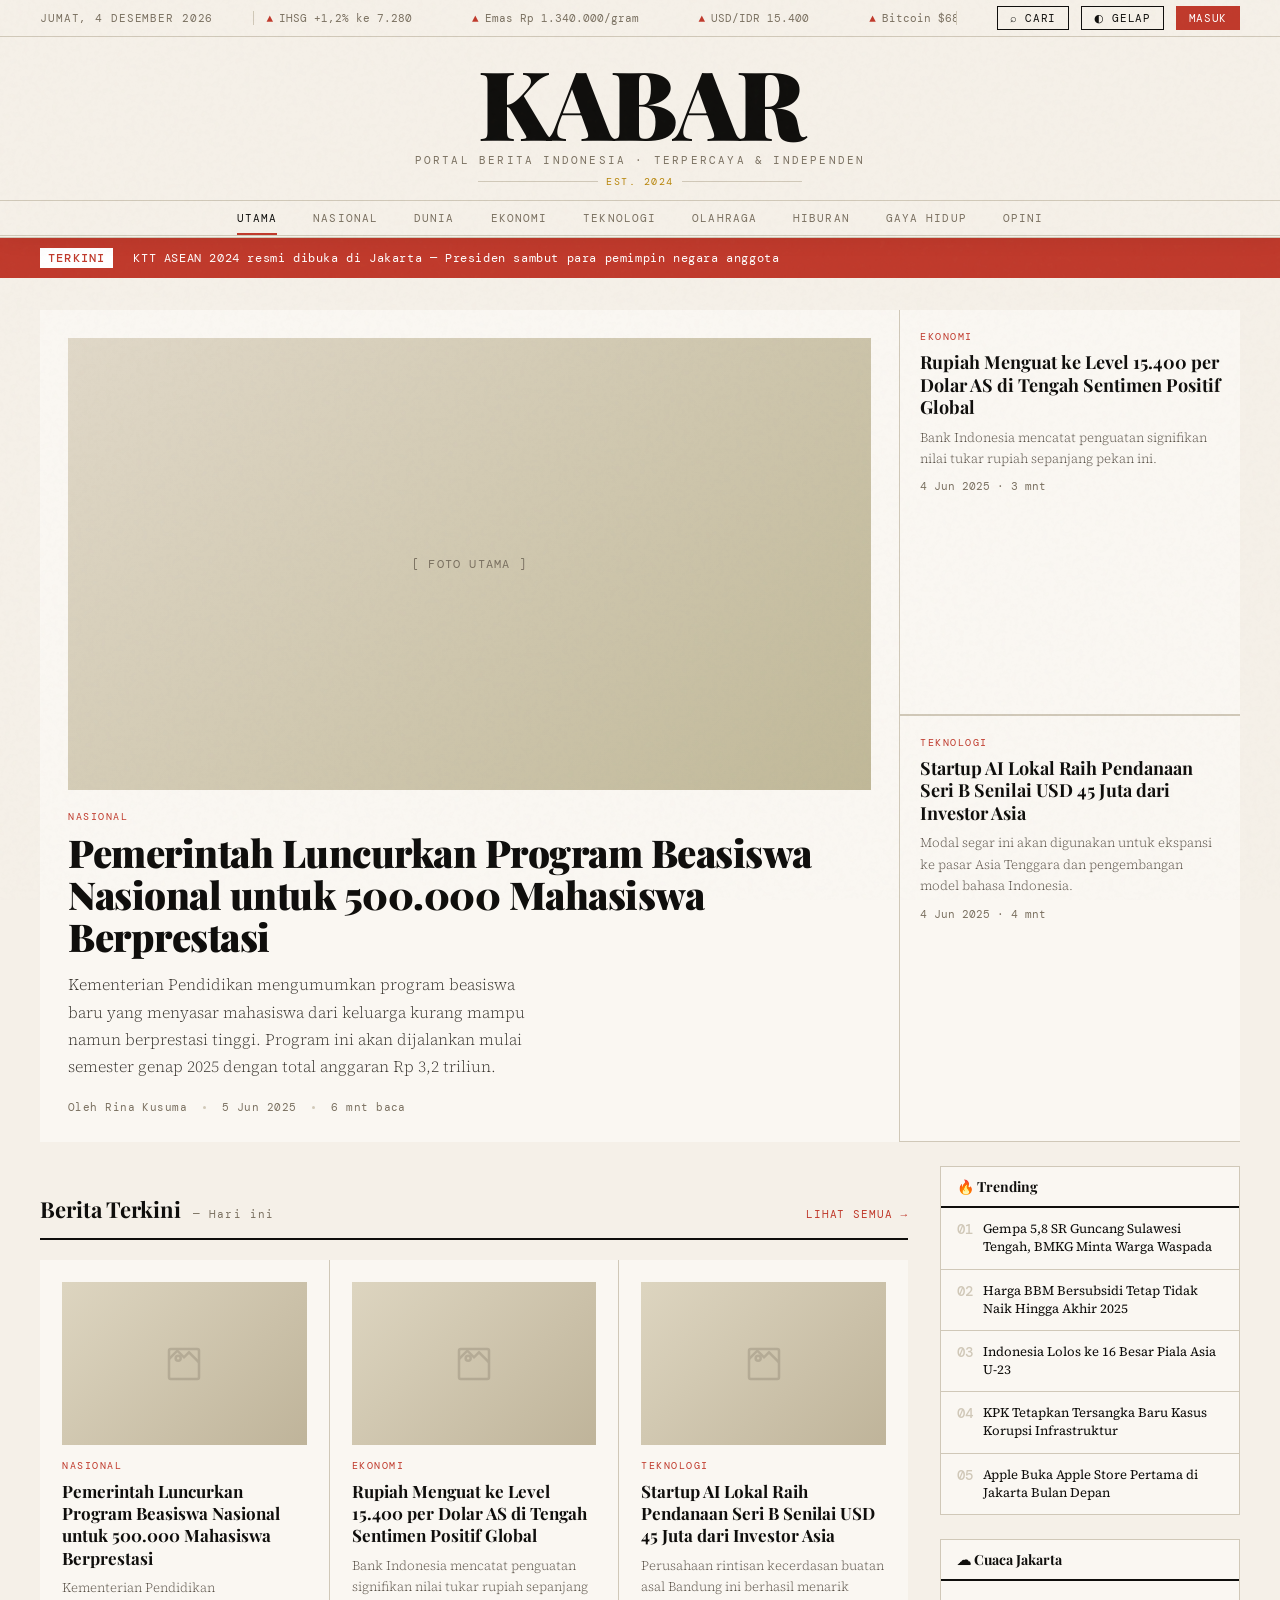
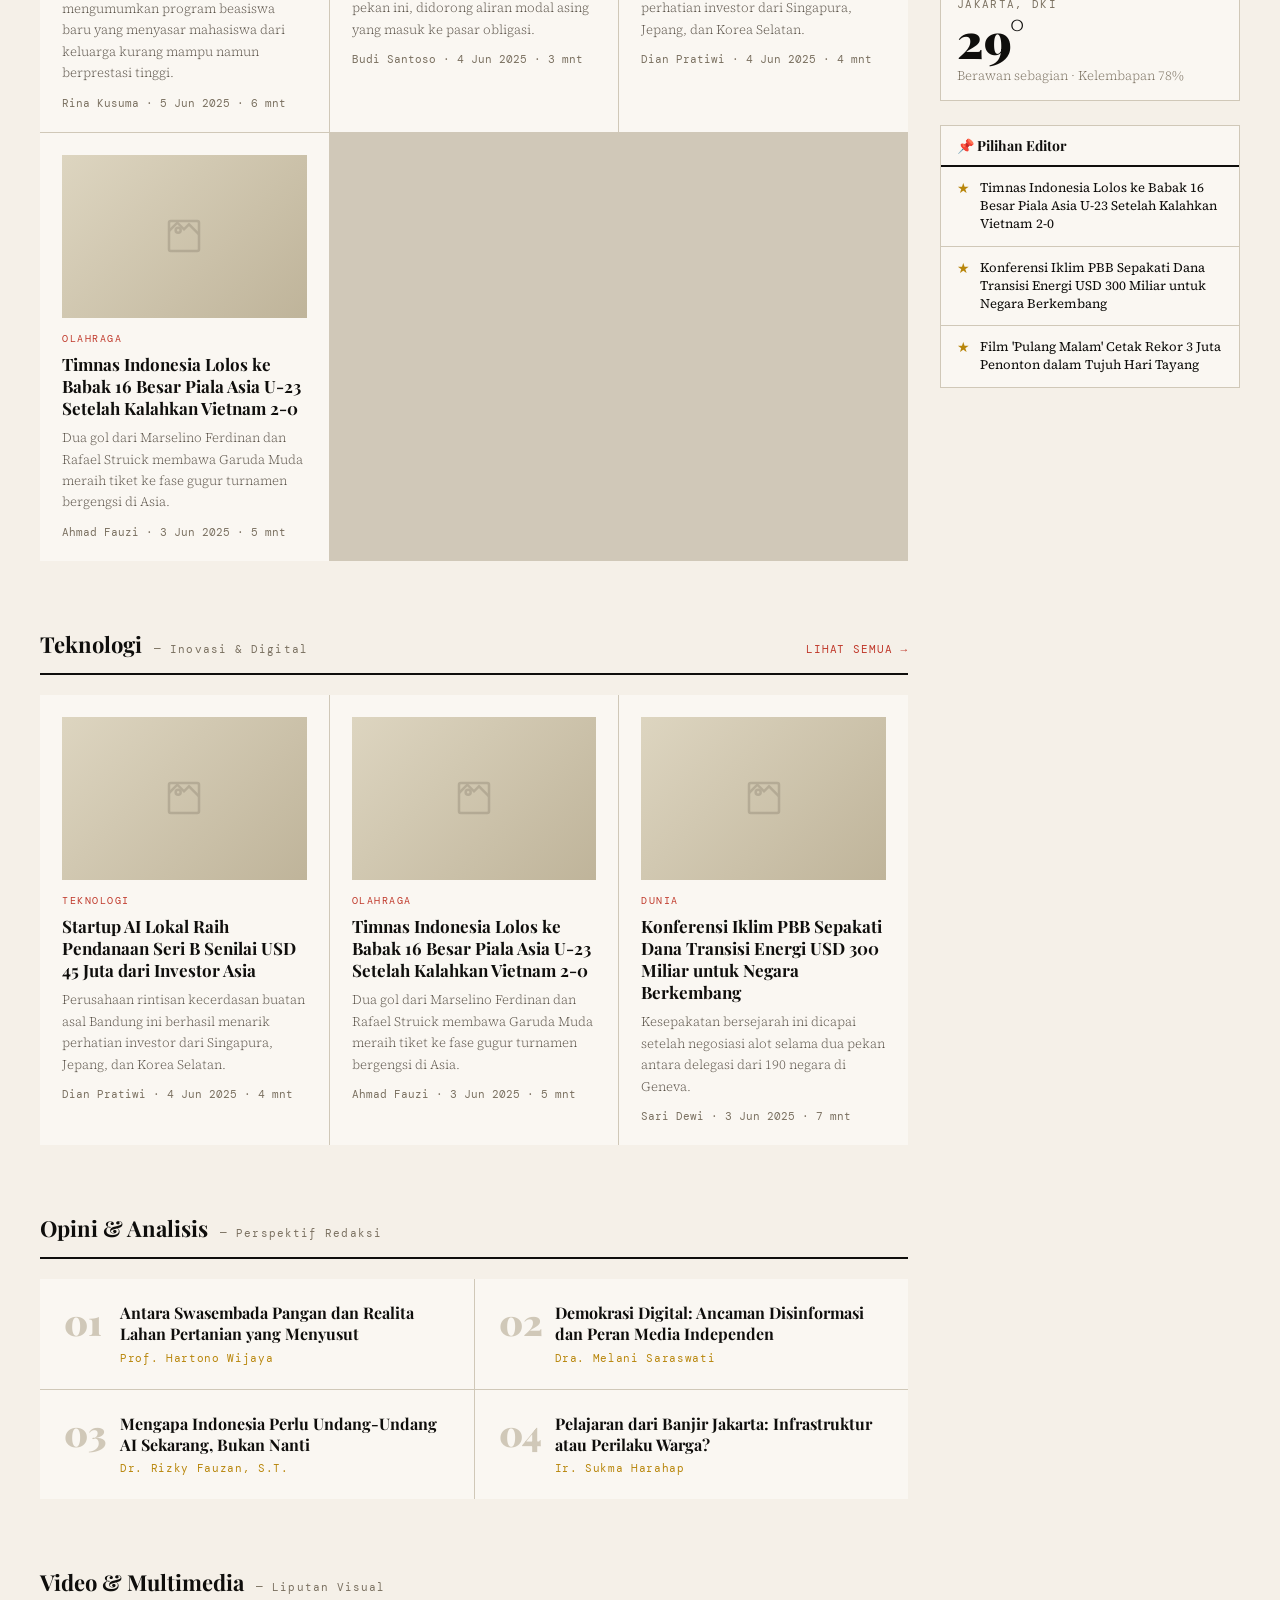
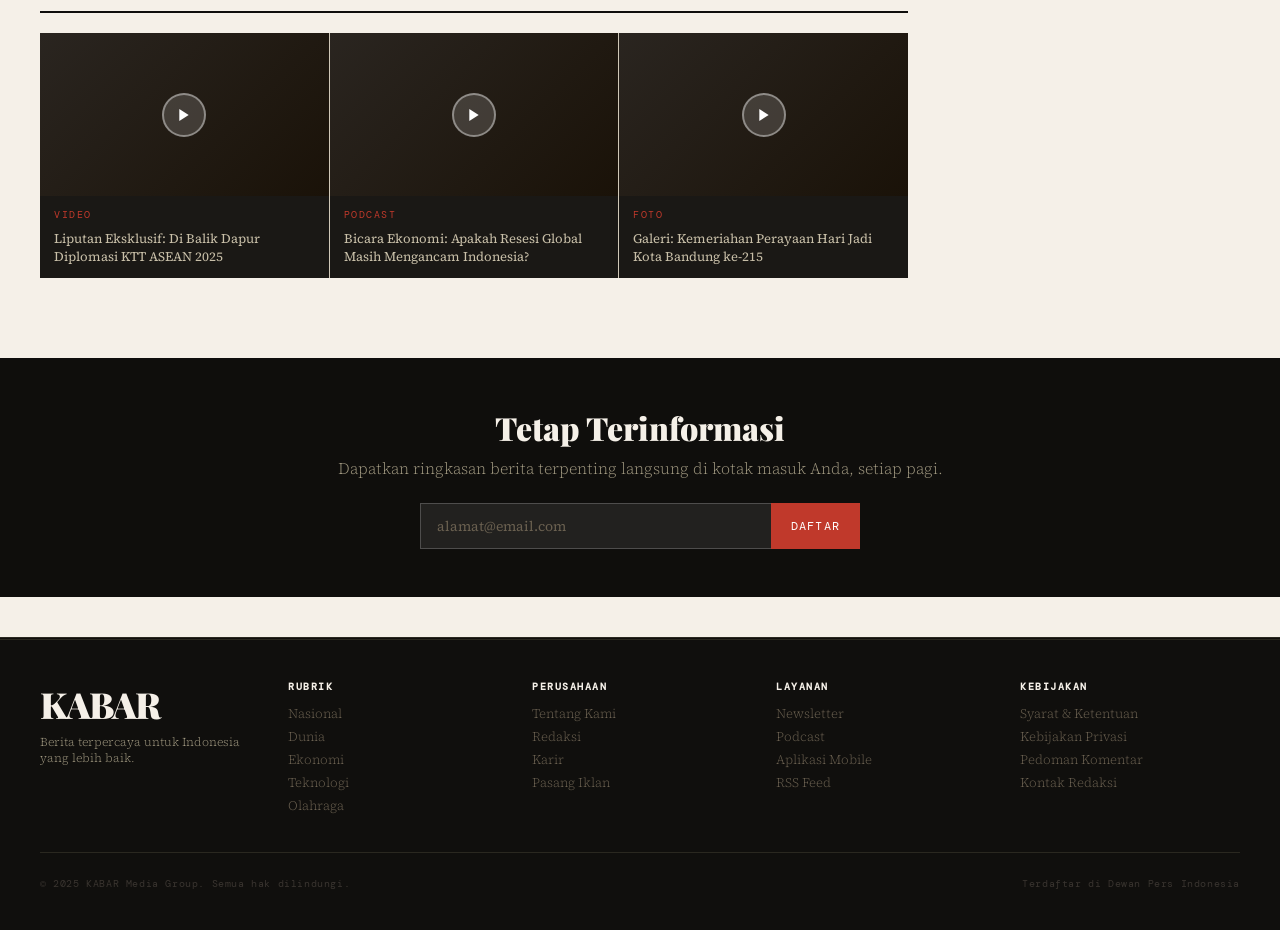
<file: index.html>
<!DOCTYPE html>
<html lang="id">
<head>
  <meta charset="UTF-8" />
  <meta name="viewport" content="width=device-width, initial-scale=1.0"/>
  <title>KABAR — Portal Berita Indonesia</title>
  <link rel="preconnect" href="https://fonts.googleapis.com">
  <link href="https://fonts.googleapis.com/css2?family=Playfair+Display:ital,wght@0,700;0,900;1,700&family=Source+Serif+4:ital,wght@0,300;0,400;0,600;1,300&family=DM+Mono:wght@400;500&display=swap" rel="stylesheet">
  <link rel="stylesheet" href="style.css">
</head>
<body>

<!-- ══ HEADER ══ -->
<header>
  <div class="top-bar">
    <span class="top-bar-date" id="live-date"></span>
    <div class="top-bar-ticker">
      <div class="ticker-inner" id="ticker"></div>
    </div>
    <div class="top-bar-actions">
      <button class="btn-sm" onclick="toggleSearch()">⌕ Cari</button>
      <button class="btn-sm" id="dark-toggle" onclick="toggleDark()">◐ Gelap</button>
      <button class="btn-sm filled" onclick="openLogin()">Masuk</button>
    </div>
  </div>

  <div class="masthead">
    <h1>KABAR</h1>
    <p class="masthead-sub">Portal Berita Indonesia · Terpercaya & Independen</p>
    <div class="masthead-rule"><span>EST. 2024</span></div>
  </div>

  <nav>
    <button class="nav-item active" onclick="setActive(this, 'utama')">Utama</button>
    <button class="nav-item" onclick="setActive(this, 'nasional')">Nasional</button>
    <button class="nav-item" onclick="setActive(this, 'dunia')">Dunia</button>
    <button class="nav-item" onclick="setActive(this, 'ekonomi')">Ekonomi</button>
    <button class="nav-item" onclick="setActive(this, 'teknologi')">Teknologi</button>
    <button class="nav-item" onclick="setActive(this, 'olahraga')">Olahraga</button>
    <button class="nav-item" onclick="setActive(this, 'hiburan')">Hiburan</button>
    <button class="nav-item" onclick="setActive(this, 'gaya-hidup')">Gaya Hidup</button>
    <button class="nav-item" onclick="setActive(this, 'opini')">Opini</button>
  </nav>

  <div class="search-bar-wrap" id="search-wrap">
    <input class="search-input" id="search-input" placeholder="Cari berita, topik, atau penulis…" type="search" onkeydown="handleSearch(event)"/>
    <button class="btn-sm filled" onclick="doSearch()">Cari</button>
    <button class="btn-sm" onclick="toggleSearch()">Tutup</button>
  </div>
</header>

<!-- ══ BREAKING NEWS ══ -->
<div class="breaking">
  <span class="breaking-label">TERKINI</span>
  <span class="breaking-text" id="breaking-text">KTT ASEAN 2024 resmi dibuka di Jakarta — Presiden sambut para pemimpin negara anggota</span>
</div>

<!-- ══ KONTEN UTAMA ══ -->
<div class="container">

  <!-- Hero -->
  <section class="hero-section" id="section-utama">
    <div class="hero-grid">
      <div class="hero-main" onclick="openArticle(0)">
        <div class="hero-img-placeholder">[ FOTO UTAMA ]</div>
        <span class="tag">Nasional</span>
        <h2 class="headline">Pemerintah Luncurkan Program Beasiswa Nasional untuk 500.000 Mahasiswa Berprestasi</h2>
        <p class="summary">Kementerian Pendidikan mengumumkan program beasiswa baru yang menyasar mahasiswa dari keluarga kurang mampu namun berprestasi tinggi. Program ini akan dijalankan mulai semester genap 2025 dengan total anggaran Rp 3,2 triliun.</p>
        <div class="meta">
          <span>Oleh Rina Kusuma</span>
          <span class="meta-dot"></span>
          <span>5 Jun 2025</span>
          <span class="meta-dot"></span>
          <span>6 mnt baca</span>
        </div>
      </div>
      <div class="hero-side" onclick="openArticle(1)">
        <span class="tag">Ekonomi</span>
        <h3 class="headline-sm">Rupiah Menguat ke Level 15.400 per Dolar AS di Tengah Sentimen Positif Global</h3>
        <p class="summary-sm">Bank Indonesia mencatat penguatan signifikan nilai tukar rupiah sepanjang pekan ini.</p>
        <div class="meta" style="font-family:'DM Mono',monospace;font-size:11px;color:var(--muted);margin-top:10px;">4 Jun 2025 · 3 mnt</div>
      </div>
      <div class="hero-side" onclick="openArticle(2)">
        <span class="tag">Teknologi</span>
        <h3 class="headline-sm">Startup AI Lokal Raih Pendanaan Seri B Senilai USD 45 Juta dari Investor Asia</h3>
        <p class="summary-sm">Modal segar ini akan digunakan untuk ekspansi ke pasar Asia Tenggara dan pengembangan model bahasa Indonesia.</p>
        <div class="meta" style="font-family:'DM Mono',monospace;font-size:11px;color:var(--muted);margin-top:10px;">4 Jun 2025 · 4 mnt</div>
      </div>
    </div>
  </section>

  <!-- Konten + Sidebar -->
  <div class="main-with-sidebar">
    <div>

      <!-- Berita Terkini -->
      <div class="section-head">
        <h2>Berita Terkini</h2>
        <span class="section-sub">— Hari ini</span>
        <a class="see-all" href="#" onclick="showToast('Memuat semua berita…')">Lihat Semua →</a>
      </div>
      <div class="cards-grid" id="cards-terkini"></div>

      <!-- Teknologi -->
      <div class="section-head" id="section-teknologi">
        <h2>Teknologi</h2>
        <span class="section-sub">— Inovasi & Digital</span>
        <a class="see-all" href="#" onclick="showToast('Memuat kategori Teknologi…')">Lihat Semua →</a>
      </div>
      <div class="cards-grid" id="cards-teknologi"></div>

      <!-- Opini -->
      <div class="section-head" id="section-opini">
        <h2>Opini & Analisis</h2>
        <span class="section-sub">— Perspektif Redaksi</span>
      </div>
      <div class="opinion-grid" id="opinion-grid"></div>

      <!-- Multimedia -->
      <div class="section-head">
        <h2>Video & Multimedia</h2>
        <span class="section-sub">— Liputan Visual</span>
      </div>
      <div class="media-strip" id="media-strip"></div>

    </div>

    <!-- Sidebar -->
    <aside class="sidebar">
      <div class="sidebar-widget">
        <div class="sidebar-widget-head">🔥 Trending</div>
        <div id="trending-list"></div>
      </div>

      <div class="sidebar-widget">
        <div class="sidebar-widget-head">☁ Cuaca Jakarta</div>
        <div class="weather-widget">
          <div class="weather-city">Jakarta, DKI</div>
          <div class="weather-temp">29°</div>
          <div class="weather-desc">Berawan sebagian · Kelembapan 78%</div>
        </div>
      </div>

      <div class="sidebar-widget">
        <div class="sidebar-widget-head">📌 Pilihan Editor</div>
        <div id="editor-picks"></div>
      </div>
    </aside>
  </div>

</div>

<!-- ══ NEWSLETTER ══ -->
<div class="newsletter-section">
  <h3>Tetap Terinformasi</h3>
  <p>Dapatkan ringkasan berita terpenting langsung di kotak masuk Anda, setiap pagi.</p>
  <div class="newsletter-form">
    <input class="newsletter-input" id="nl-email" placeholder="alamat@email.com" type="email"/>
    <button class="newsletter-btn" onclick="subscribeNewsletter()">Daftar</button>
  </div>
</div>

<!-- ══ FOOTER ══ -->
<footer>
  <div class="footer-top">
    <div class="footer-brand">
      <h2>KABAR</h2>
      <p>Berita terpercaya untuk Indonesia yang lebih baik.</p>
    </div>
    <div class="footer-links">
      <div class="footer-col">
        <h4>Rubrik</h4>
        <a onclick="setActiveByName('Nasional')">Nasional</a>
        <a onclick="setActiveByName('Dunia')">Dunia</a>
        <a onclick="setActiveByName('Ekonomi')">Ekonomi</a>
        <a onclick="setActiveByName('Teknologi')">Teknologi</a>
        <a onclick="setActiveByName('Olahraga')">Olahraga</a>
      </div>
      <div class="footer-col">
        <h4>Perusahaan</h4>
        <a onclick="showToast('Halaman Tentang Kami')">Tentang Kami</a>
        <a onclick="showToast('Halaman Redaksi')">Redaksi</a>
        <a onclick="showToast('Halaman Karir')">Karir</a>
        <a onclick="showToast('Halaman Iklan')">Pasang Iklan</a>
      </div>
      <div class="footer-col">
        <h4>Layanan</h4>
        <a onclick="showToast('Buka Newsletter')">Newsletter</a>
        <a onclick="showToast('Buka Podcast')">Podcast</a>
        <a onclick="showToast('Buka Aplikasi')">Aplikasi Mobile</a>
        <a onclick="showToast('RSS Feed')">RSS Feed</a>
      </div>
      <div class="footer-col">
        <h4>Kebijakan</h4>
        <a onclick="showToast('Syarat & Ketentuan')">Syarat & Ketentuan</a>
        <a onclick="showToast('Kebijakan Privasi')">Kebijakan Privasi</a>
        <a onclick="showToast('Pedoman Komentar')">Pedoman Komentar</a>
        <a onclick="showToast('Kontak')">Kontak Redaksi</a>
      </div>
    </div>
  </div>
  <div class="footer-bottom">
    <span>© 2025 KABAR Media Group. Semua hak dilindungi.</span>
    <span>Terdaftar di Dewan Pers Indonesia</span>
  </div>
</footer>

<!-- ══ MODAL ARTIKEL ══ -->
<div class="modal-overlay" id="modal" onclick="closeModal(event)">
  <div class="modal" id="modal-inner">
    <button class="modal-close" onclick="closeModalDirect()">✕</button>
    <span class="tag modal-tag" id="m-tag"></span>
    <h2 id="m-title"></h2>
    <div class="modal-meta" id="m-meta"></div>
    <div class="modal-img">[ GAMBAR ARTIKEL ]</div>
    <div class="modal-body" id="m-body"></div>
  </div>
</div>

<!-- ══ MODAL LOGIN ══ -->
<div class="modal-overlay" id="login-modal" onclick="closeLogin(event)">
  <div class="modal" id="login-inner" style="max-width:420px;">
    <button class="modal-close" onclick="closeLoginDirect()">✕</button>
    <h2 style="font-size:26px;margin-bottom:20px;">Masuk ke KABAR</h2>
    <div style="display:flex;flex-direction:column;gap:12px;">
      <input style="padding:10px 14px;border:1px solid var(--border);background:var(--paper);font-family:'Source Serif 4',serif;font-size:14px;color:var(--ink);outline:none;" placeholder="Email" type="email" id="login-email"/>
      <input style="padding:10px 14px;border:1px solid var(--border);background:var(--paper);font-family:'Source Serif 4',serif;font-size:14px;color:var(--ink);outline:none;" placeholder="Kata sandi" type="password" id="login-pass"/>
      <button onclick="doLogin()" style="padding:11px;background:var(--accent);border:none;color:#fff;font-family:'DM Mono',monospace;font-size:12px;letter-spacing:.1em;text-transform:uppercase;cursor:pointer;">Masuk</button>
      <p style="text-align:center;font-size:13px;color:var(--muted);">
        Belum punya akun?
        <a onclick="showToast('Halaman Daftar');closeLoginDirect()" style="color:var(--accent);cursor:pointer;">Daftar sekarang</a>
      </p>
    </div>
  </div>
</div>

<!-- ══ TOAST NOTIFIKASI ══ -->
<div id="toast" style="position:fixed;bottom:28px;left:50%;transform:translateX(-50%) translateY(20px);background:var(--ink);color:var(--paper);font-family:'DM Mono',monospace;font-size:12px;letter-spacing:.06em;padding:10px 22px;opacity:0;transition:all .3s;pointer-events:none;z-index:9998;"></div>

<!-- ══ SCRIPT ══ -->
<script src="script.js"></script>

</body>
</html>
</file>
<file: style.css>
/* ══════════════════════════════════════════
   KABAR — Portal Berita Indonesia
   style.css
══════════════════════════════════════════ */

*, *::before, *::after { box-sizing: border-box; margin: 0; padding: 0; }

:root {
  --ink: #0f0e0c;
  --paper: #f5f0e8;
  --accent: #c0392b;
  --gold: #b8860b;
  --muted: #7a7060;
  --border: #d0c8b8;
  --card-bg: #faf7f2;
}

html { scroll-behavior: smooth; }

body {
  background: var(--paper);
  color: var(--ink);
  font-family: 'Source Serif 4', Georgia, serif;
  min-height: 100vh;
  overflow-x: hidden;
}

/* ── NOISE OVERLAY ── */
body::before {
  content: '';
  position: fixed; inset: 0;
  background-image: url("data:image/svg+xml,%3Csvg viewBox='0 0 200 200' xmlns='http://www.w3.org/2000/svg'%3E%3Cfilter id='n'%3E%3CfeTurbulence type='fractalNoise' baseFrequency='0.75' numOctaves='4' stitchTiles='stitch'/%3E%3C/filter%3E%3Crect width='100%25' height='100%25' filter='url(%23n)' opacity='0.04'/%3E%3C/svg%3E");
  pointer-events: none; z-index: 9999; opacity: .5;
}

/* ══════════════ HEADER ══════════════ */
header {
  border-bottom: 3px double var(--border);
  background: var(--paper);
  position: sticky; top: 0; z-index: 100;
  box-shadow: 0 2px 20px rgba(0,0,0,.06);
}

.top-bar {
  display: flex; align-items: center; justify-content: space-between;
  padding: 6px 40px;
  border-bottom: 1px solid var(--border);
  font-family: 'DM Mono', monospace;
  font-size: 11px; color: var(--muted);
}

.top-bar-date { letter-spacing: .08em; text-transform: uppercase; }

.top-bar-ticker {
  overflow: hidden; flex: 1; margin: 0 40px;
  border-left: 1px solid var(--border);
  border-right: 1px solid var(--border);
  padding: 0 12px;
}

.ticker-inner {
  display: flex; gap: 60px;
  animation: scroll-ticker 30s linear infinite;
  white-space: nowrap;
}

@keyframes scroll-ticker {
  0%   { transform: translateX(0); }
  100% { transform: translateX(-50%); }
}

.ticker-item { display: inline-flex; align-items: center; gap: 6px; }
.ticker-item span { color: var(--accent); font-weight: 500; }

.top-bar-actions { display: flex; gap: 12px; align-items: center; }

.btn-sm {
  font-family: 'DM Mono', monospace; font-size: 11px;
  letter-spacing: .06em; text-transform: uppercase;
  padding: 4px 12px; cursor: pointer; border: 1px solid var(--ink);
  background: transparent; color: var(--ink);
  transition: all .2s; text-decoration: none; display: inline-block;
}
.btn-sm:hover { background: var(--ink); color: var(--paper); }
.btn-sm.filled { background: var(--accent); border-color: var(--accent); color: #fff; }
.btn-sm.filled:hover { background: #a93226; border-color: #a93226; }

/* ── Masthead ── */
.masthead {
  text-align: center; padding: 16px 40px 12px;
  border-bottom: 1px solid var(--border);
  position: relative;
}

.masthead h1 {
  font-family: 'Playfair Display', serif;
  font-size: clamp(52px, 8vw, 96px);
  font-weight: 900; letter-spacing: -2px;
  line-height: 1; color: var(--ink);
}

.masthead-sub {
  font-family: 'DM Mono', monospace;
  font-size: 11px; letter-spacing: .2em;
  text-transform: uppercase; color: var(--muted);
  margin-top: 4px;
}

.masthead-rule {
  display: flex; align-items: center; gap: 8px;
  justify-content: center; margin-top: 8px;
}
.masthead-rule::before, .masthead-rule::after {
  content: ''; flex: 1; max-width: 120px;
  height: 1px; background: var(--border);
}
.masthead-rule span {
  font-family: 'DM Mono', monospace;
  font-size: 10px; color: var(--gold); letter-spacing: .15em;
}

/* ── Nav ── */
nav {
  display: flex; justify-content: center; align-items: center;
  gap: 0; padding: 0 40px;
  overflow-x: auto;
}
nav::-webkit-scrollbar { display: none; }

.nav-item {
  font-family: 'DM Mono', monospace; font-size: 11px;
  letter-spacing: .1em; text-transform: uppercase;
  padding: 10px 18px; cursor: pointer;
  border: none; background: none; color: var(--muted);
  transition: color .2s; position: relative; white-space: nowrap;
}
.nav-item:hover, .nav-item.active { color: var(--ink); }
.nav-item.active::after {
  content: ''; position: absolute; bottom: 0; left: 18px;
  right: 18px; height: 2px; background: var(--accent);
}

/* ══════════════ SEARCH BAR ══════════════ */
.search-bar-wrap {
  padding: 12px 40px;
  border-bottom: 1px solid var(--border);
  display: none; background: var(--card-bg);
  animation: slideDown .2s ease;
}
.search-bar-wrap.open { display: flex; gap: 10px; }

@keyframes slideDown {
  from { opacity: 0; transform: translateY(-8px); }
  to   { opacity: 1; transform: translateY(0); }
}

.search-input {
  flex: 1; font-family: 'Source Serif 4', serif;
  font-size: 15px; padding: 8px 14px;
  border: 1px solid var(--border); background: var(--paper);
  color: var(--ink); outline: none;
}
.search-input:focus { border-color: var(--ink); }

/* ══════════════ LAYOUT ══════════════ */
.container { max-width: 1280px; margin: 0 auto; padding: 0 40px; }

/* ── Breaking banner ── */
.breaking {
  background: var(--accent); color: #fff;
  padding: 10px 40px; display: flex; gap: 20px; align-items: center;
  font-family: 'DM Mono', monospace; font-size: 12px;
}
.breaking-label {
  background: #fff; color: var(--accent);
  padding: 2px 8px; font-weight: 500; letter-spacing: .1em;
  white-space: nowrap;
}
.breaking-text { letter-spacing: .05em; }

/* ── Hero grid ── */
.hero-section { padding: 32px 0 24px; }
.hero-grid {
  display: grid;
  grid-template-columns: 1fr 340px;
  grid-template-rows: auto;
  gap: 1px; background: var(--border);
}

.hero-main {
  background: var(--card-bg); padding: 28px;
  cursor: pointer; transition: background .2s;
  grid-row: span 2;
}
.hero-main:hover { background: #f0ece3; }

.hero-side {
  background: var(--card-bg); padding: 20px;
  border-bottom: 1px solid var(--border);
  cursor: pointer; transition: background .2s;
}
.hero-side:hover { background: #f0ece3; }

.tag {
  font-family: 'DM Mono', monospace; font-size: 10px;
  letter-spacing: .15em; text-transform: uppercase;
  color: var(--accent); margin-bottom: 8px; display: block;
}

.hero-main .headline {
  font-family: 'Playfair Display', serif;
  font-size: clamp(26px, 3vw, 42px);
  font-weight: 900; line-height: 1.1;
  margin-bottom: 14px; letter-spacing: -0.5px;
}

.hero-main .summary {
  font-size: 16px; line-height: 1.7;
  color: #3a3630; max-width: 60ch;
  font-weight: 300;
}

.hero-main .meta {
  margin-top: 20px;
  display: flex; gap: 16px; align-items: center;
  font-family: 'DM Mono', monospace; font-size: 11px;
  color: var(--muted); letter-spacing: .04em;
}
.meta-dot { width: 3px; height: 3px; background: var(--border); border-radius: 50%; }

.hero-img {
  width: 100%; aspect-ratio: 16/9; object-fit: cover;
  margin-bottom: 20px; display: block;
  background: linear-gradient(135deg, #e8e0d0, #c8bfa8);
  position: relative; overflow: hidden;
}
.hero-img-placeholder {
  width: 100%; aspect-ratio: 16/9;
  background: linear-gradient(135deg, #e0d8c8, #c0b898);
  margin-bottom: 20px;
  display: flex; align-items: center; justify-content: center;
  font-family: 'DM Mono', monospace; font-size: 12px;
  color: var(--muted); letter-spacing: .1em;
}

.hero-side .headline-sm {
  font-family: 'Playfair Display', serif;
  font-size: 18px; font-weight: 700; line-height: 1.25;
  margin-bottom: 8px;
}
.hero-side .summary-sm {
  font-size: 13px; line-height: 1.65; color: #5a5248;
  font-weight: 300;
}
.hero-side .meta { margin-top: 10px; }

/* ── Section heading ── */
.section-head {
  display: flex; align-items: baseline; gap: 12px;
  padding: 28px 0 14px; border-bottom: 2px solid var(--ink);
  margin-bottom: 20px;
}
.section-head h2 {
  font-family: 'Playfair Display', serif;
  font-size: 22px; font-weight: 700;
}
.section-head .section-sub {
  font-family: 'DM Mono', monospace; font-size: 11px;
  color: var(--muted); letter-spacing: .1em;
}
.section-head .see-all {
  margin-left: auto; font-family: 'DM Mono', monospace;
  font-size: 11px; letter-spacing: .08em;
  color: var(--accent); cursor: pointer; text-decoration: none;
  text-transform: uppercase;
}
.section-head .see-all:hover { text-decoration: underline; }

/* ── Article cards grid ── */
.cards-grid {
  display: grid;
  grid-template-columns: repeat(auto-fill, minmax(280px, 1fr));
  gap: 1px; background: var(--border);
  margin-bottom: 40px;
}

.card {
  background: var(--card-bg); padding: 22px;
  cursor: pointer; transition: background .2s;
}
.card:hover { background: #ece6da; }

.card-img {
  width: 100%; aspect-ratio: 3/2;
  background: linear-gradient(135deg, #ddd5c0, #bfb49a);
  margin-bottom: 14px;
  display: flex; align-items: center; justify-content: center;
  overflow: hidden;
}
.card-img svg { opacity: .3; }

.card .headline-card {
  font-family: 'Playfair Display', serif;
  font-size: 17px; font-weight: 700;
  line-height: 1.3; margin-bottom: 8px;
}
.card .summary-card {
  font-size: 13px; line-height: 1.65;
  color: #5a5248; font-weight: 300;
}
.card .meta { margin-top: 12px; }

/* ── Opinion / list section ── */
.opinion-grid {
  display: grid; grid-template-columns: 1fr 1fr;
  gap: 1px; background: var(--border); margin-bottom: 40px;
}

.opinion-item {
  background: var(--card-bg); padding: 24px;
  cursor: pointer; transition: background .2s;
  display: flex; gap: 16px;
}
.opinion-item:hover { background: #ece6da; }

.opinion-num {
  font-family: 'Playfair Display', serif;
  font-size: 36px; font-weight: 900;
  color: var(--border); line-height: 1;
  flex-shrink: 0; width: 40px;
}

.opinion-item .headline-op {
  font-family: 'Playfair Display', serif;
  font-size: 16px; font-weight: 700; line-height: 1.3;
  margin-bottom: 6px;
}
.opinion-item .author {
  font-family: 'DM Mono', monospace; font-size: 11px;
  color: var(--gold); letter-spacing: .06em;
}

/* ── Video / multimedia strip ── */
.media-strip {
  display: grid; grid-template-columns: repeat(3, 1fr);
  gap: 1px; background: var(--border); margin-bottom: 40px;
}
.media-item {
  background: #1a1815; padding: 0;
  cursor: pointer; position: relative; overflow: hidden;
  transition: opacity .2s;
}
.media-item:hover { opacity: .88; }

.media-thumb {
  aspect-ratio: 16/9;
  background: linear-gradient(135deg, #2a2520, #1a1208);
  display: flex; align-items: center; justify-content: center;
}
.play-btn {
  width: 44px; height: 44px; border-radius: 50%;
  background: rgba(255,255,255,.15); border: 2px solid rgba(255,255,255,.4);
  display: flex; align-items: center; justify-content: center;
  transition: background .2s;
}
.media-item:hover .play-btn { background: rgba(255,255,255,.3); }

.media-caption {
  padding: 12px 14px;
  font-family: 'Source Serif 4', serif;
  font-size: 13px; color: #c8bfa8; line-height: 1.4;
}
.media-caption .tag { color: #c0392b; }

/* ══════════════ SIDEBAR ══════════════ */
.main-with-sidebar {
  display: grid; grid-template-columns: 1fr 300px;
  gap: 32px; align-items: start;
}

.sidebar { position: sticky; top: 140px; }

.sidebar-widget {
  border: 1px solid var(--border);
  margin-bottom: 24px; background: var(--card-bg);
}
.sidebar-widget-head {
  padding: 10px 16px; border-bottom: 2px solid var(--ink);
  font-family: 'Playfair Display', serif;
  font-size: 14px; font-weight: 700;
}
.trending-item {
  padding: 12px 16px; border-bottom: 1px solid var(--border);
  display: flex; gap: 10px; align-items: flex-start;
  cursor: pointer; transition: background .2s;
}
.trending-item:last-child { border-bottom: none; }
.trending-item:hover { background: #ece6da; }
.trending-num {
  font-family: 'DM Mono', monospace; font-size: 14px;
  color: var(--border); font-weight: 500; flex-shrink: 0;
}
.trending-title {
  font-family: 'Source Serif 4', serif;
  font-size: 13px; line-height: 1.4;
}

.weather-widget { padding: 16px; }
.weather-city {
  font-family: 'DM Mono', monospace; font-size: 11px;
  letter-spacing: .12em; color: var(--muted); text-transform: uppercase;
}
.weather-temp {
  font-family: 'Playfair Display', serif;
  font-size: 48px; font-weight: 900; line-height: 1;
  margin: 4px 0;
}
.weather-desc {
  font-size: 13px; color: var(--muted); font-weight: 300;
}

/* ══════════════ NEWSLETTER ══════════════ */
.newsletter-section {
  background: var(--ink); color: var(--paper);
  padding: 48px 40px; text-align: center;
  margin: 40px 0;
}
.newsletter-section h3 {
  font-family: 'Playfair Display', serif;
  font-size: 32px; font-weight: 900; margin-bottom: 8px;
}
.newsletter-section p {
  font-weight: 300; color: #a09880; margin-bottom: 24px;
}
.newsletter-form {
  display: flex; gap: 0; max-width: 440px; margin: 0 auto;
}
.newsletter-input {
  flex: 1; font-family: 'Source Serif 4', serif;
  font-size: 14px; padding: 12px 16px;
  background: rgba(255,255,255,.08); border: 1px solid rgba(255,255,255,.2);
  border-right: none; color: var(--paper); outline: none;
}
.newsletter-input::placeholder { color: #6a6050; }
.newsletter-input:focus { border-color: rgba(255,255,255,.5); }
.newsletter-btn {
  font-family: 'DM Mono', monospace; font-size: 12px;
  letter-spacing: .1em; text-transform: uppercase;
  padding: 12px 20px; background: var(--accent);
  border: none; color: #fff; cursor: pointer;
  transition: background .2s;
}
.newsletter-btn:hover { background: #a93226; }

/* ══════════════ FOOTER ══════════════ */
footer {
  background: #100f0d; color: #a09880;
  padding: 40px; border-top: 3px double #2a2820;
}
.footer-top {
  display: grid; grid-template-columns: 200px 1fr;
  gap: 48px; padding-bottom: 32px;
  border-bottom: 1px solid #2a2820; margin-bottom: 24px;
}
.footer-brand h2 {
  font-family: 'Playfair Display', serif;
  font-size: 36px; font-weight: 900; color: var(--paper);
  letter-spacing: -1px;
}
.footer-brand p {
  font-size: 12px; margin-top: 6px; font-weight: 300;
}
.footer-links {
  display: grid; grid-template-columns: repeat(4, 1fr); gap: 24px;
}
.footer-col h4 {
  font-family: 'DM Mono', monospace; font-size: 10px;
  letter-spacing: .15em; text-transform: uppercase;
  color: var(--paper); margin-bottom: 12px;
}
.footer-col a {
  display: block; font-size: 13px; color: #6a6050;
  text-decoration: none; margin-bottom: 6px; cursor: pointer;
  transition: color .15s; font-weight: 300;
}
.footer-col a:hover { color: var(--paper); }
.footer-bottom {
  display: flex; justify-content: space-between; align-items: center;
  font-family: 'DM Mono', monospace; font-size: 10px;
  letter-spacing: .06em; color: #3a3530;
}

/* ══════════════ MODAL ══════════════ */
.modal-overlay {
  position: fixed; inset: 0; background: rgba(15,14,12,.85);
  z-index: 1000; display: none; align-items: flex-start;
  justify-content: center; padding: 60px 20px;
  overflow-y: auto;
}
.modal-overlay.open { display: flex; }
.modal {
  background: var(--paper); max-width: 720px; width: 100%;
  padding: 48px; position: relative;
  animation: modalIn .25s ease;
}
@keyframes modalIn {
  from { opacity: 0; transform: translateY(20px); }
  to   { opacity: 1; transform: translateY(0); }
}
.modal-close {
  position: absolute; top: 16px; right: 20px;
  background: none; border: none; cursor: pointer;
  font-family: 'DM Mono', monospace; font-size: 20px;
  color: var(--muted); line-height: 1;
}
.modal-close:hover { color: var(--ink); }
.modal-tag { margin-bottom: 12px; }
.modal h2 {
  font-family: 'Playfair Display', serif;
  font-size: 32px; font-weight: 900; line-height: 1.15;
  margin-bottom: 16px;
}
.modal-meta {
  font-family: 'DM Mono', monospace; font-size: 11px;
  color: var(--muted); margin-bottom: 20px;
}
.modal-img {
  width: 100%; aspect-ratio: 16/9;
  background: linear-gradient(135deg, #e0d8c8, #c0b898);
  margin-bottom: 24px;
  display: flex; align-items: center; justify-content: center;
  font-family: 'DM Mono', monospace; font-size: 12px; color: var(--muted);
}
.modal-body p {
  font-size: 16px; line-height: 1.8; margin-bottom: 16px;
  font-weight: 300; color: #2a2820;
}

/* ══════════════ DARK MODE ══════════════ */
.dark-mode {
  --ink: #f0ece2;
  --paper: #151310;
  --card-bg: #1c1a17;
  --border: #2e2c28;
  --muted: #7a7060;
}
.dark-mode header, .dark-mode nav { background: #151310; }
.dark-mode .card:hover, .dark-mode .hero-main:hover,
.dark-mode .hero-side:hover, .dark-mode .opinion-item:hover { background: #211f1b; }
.dark-mode .trending-item:hover { background: #211f1b; }

/* ══════════════ RESPONSIVE ══════════════ */
@media (max-width: 900px) {
  .container { padding: 0 16px; }
  .top-bar, nav, .masthead, .breaking,
  .newsletter-section { padding-left: 16px; padding-right: 16px; }
  .hero-grid { grid-template-columns: 1fr; }
  .hero-main { grid-row: auto; }
  .main-with-sidebar { grid-template-columns: 1fr; }
  .sidebar { position: static; }
  .opinion-grid { grid-template-columns: 1fr; }
  .media-strip { grid-template-columns: 1fr 1fr; }
  .footer-top { grid-template-columns: 1fr; gap: 24px; }
  .footer-links { grid-template-columns: repeat(2, 1fr); }
  .top-bar-ticker { display: none; }
  .newsletter-form { flex-direction: column; }
  .newsletter-input { border-right: 1px solid rgba(255,255,255,.2); }
  .modal { padding: 28px; }
}
@media (max-width: 600px) {
  .cards-grid { grid-template-columns: 1fr; }
  .media-strip { grid-template-columns: 1fr; }
}
</file>
